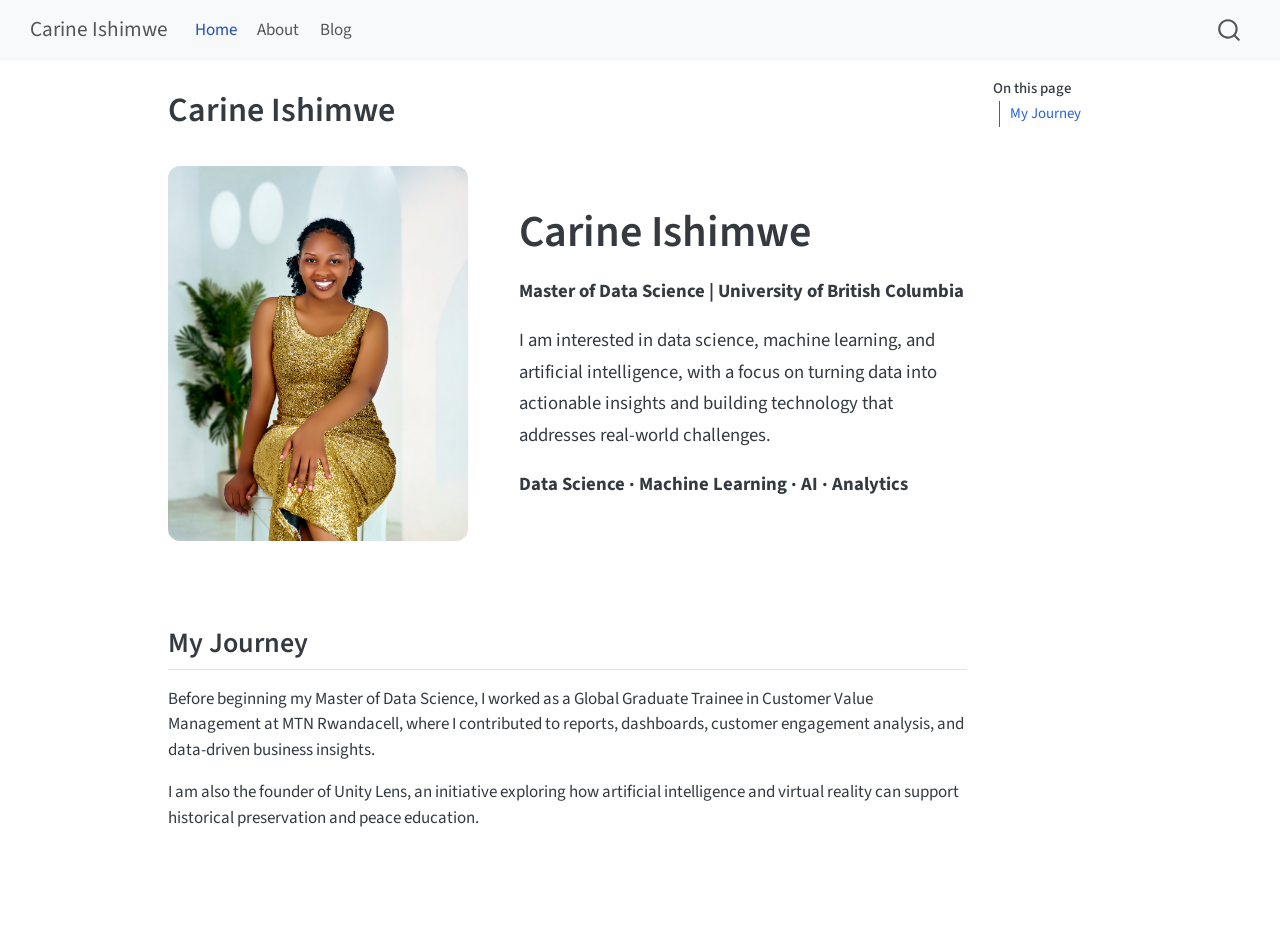
<file: docs/index.html>
<!DOCTYPE html>
<html xmlns="http://www.w3.org/1999/xhtml" lang="en" xml:lang="en"><head>

<meta charset="utf-8">
<meta name="generator" content="quarto-1.10.18">

<meta name="viewport" content="width=device-width, initial-scale=1.0, user-scalable=yes">


<title>Carine Ishimwe</title>
<style>
/* Default styles provided by pandoc.
** See https://pandoc.org/MANUAL.html#variables-for-html for config info.
*/
span.smallcaps{font-variant: small-caps;}
div.columns{display: flex; gap: 1.5em;}
div.column{flex: auto;}
@media screen {
div.columns{gap: min(4vw, 1.5em);}
div.column{overflow-x: auto;}
}
div.hanging-indent{margin-left: 1.5em; text-indent: -1.5em;}
ul.task-list{list-style: none;}
ul.task-list li input[type="checkbox"] {
  width: 0.8em;
  margin: 0 0.8em 0.2em -1em; /* quarto-specific, see https://github.com/quarto-dev/quarto-cli/issues/4556 */ 
  vertical-align: middle;
}
</style>


<script src="site_libs/quarto-nav/quarto-nav.js"></script>
<script src="site_libs/quarto-nav/headroom.min.js"></script>
<script src="site_libs/clipboard/clipboard.min.js"></script>
<script src="site_libs/quarto-search/autocomplete.umd.js"></script>
<script src="site_libs/quarto-search/fuse.min.js"></script>
<script src="site_libs/quarto-search/quarto-search.js"></script>
<meta name="quarto:offset" content="./">
<script src="site_libs/quarto-html/quarto.js" type="module"></script>
<script src="site_libs/quarto-html/tabsets/tabsets.js" type="module"></script>
<script src="site_libs/quarto-html/popper.min.js"></script>
<script src="site_libs/quarto-html/tippy.umd.min.js"></script>
<script src="site_libs/quarto-html/anchor.min.js"></script>
<link href="site_libs/quarto-html/tippy.css" rel="stylesheet">
<link href="site_libs/quarto-html/quarto-syntax-highlighting-64a204ab8560d761af7679ceaba22944.css" rel="stylesheet" id="quarto-text-highlighting-styles">
<script src="site_libs/bootstrap/bootstrap.min.js"></script>
<link href="site_libs/bootstrap/bootstrap-icons.css" rel="stylesheet">
<link href="site_libs/bootstrap/bootstrap-445b8638c3d06994fee0907d791121c4.min.css" rel="stylesheet" append-hash="true" id="quarto-bootstrap" data-mode="light">
<script id="quarto-search-options" type="application/json">{
  "location": "navbar",
  "copy-button": false,
  "collapse-after": 3,
  "panel-placement": "end",
  "type": "overlay",
  "limit": 50,
  "keyboard-shortcut": [
    "f",
    "/",
    "s"
  ],
  "show-item-context": false,
  "language": {
    "search-no-results-text": "No results",
    "search-matching-documents-text": "matching documents",
    "search-copy-link-title": "Copy link to search",
    "search-hide-matches-text": "Hide additional matches",
    "search-more-match-text": "more match in this document",
    "search-more-matches-text": "more matches in this document",
    "search-clear-button-title": "Clear",
    "search-text-placeholder": "",
    "search-detached-cancel-button-title": "Cancel",
    "search-submit-button-title": "Submit",
    "search-label": "Search"
  }
}</script>


<link rel="stylesheet" href="styles.css">
</head>

<body class="nav-fixed quarto-light">

<div id="quarto-search-results"></div>
  <header id="quarto-header" class="headroom fixed-top">
    <nav class="navbar navbar-expand-lg " data-bs-theme="dark">
      <div class="navbar-container container-fluid">
      <div class="navbar-brand-container mx-auto">
    <a class="navbar-brand" href="./index.html">
    <span class="navbar-title">Carine Ishimwe</span>
    </a>
  </div>
            <div id="quarto-search" class="" title="Search"></div>
          <button class="navbar-toggler" type="button" data-bs-toggle="collapse" data-bs-target="#navbarCollapse" aria-controls="navbarCollapse" role="menu" aria-expanded="false" aria-label="Toggle navigation" onclick="if (window.quartoToggleHeadroom) { window.quartoToggleHeadroom(); }">
  <span class="navbar-toggler-icon"></span>
</button>
          <div class="collapse navbar-collapse" id="navbarCollapse">
            <ul class="navbar-nav navbar-nav-scroll me-auto">
  <li class="nav-item">
    <a class="nav-link active" href="./index.html" aria-current="page"> 
<span class="menu-text">Home</span></a>
  </li>  
  <li class="nav-item">
    <a class="nav-link" href="./about.html"> 
<span class="menu-text">About</span></a>
  </li>  
  <li class="nav-item">
    <a class="nav-link" href="./blog.html"> 
<span class="menu-text">Blog</span></a>
  </li>  
</ul>
          </div> <!-- /navcollapse -->
            <div class="quarto-navbar-tools">
</div>
      </div> <!-- /container-fluid -->
    </nav>
</header>
<!-- content -->
<div id="quarto-content" class="quarto-container page-columns page-rows-contents page-layout-article page-navbar">
<!-- sidebar -->
<!-- margin-sidebar -->
    <div id="quarto-margin-sidebar" class="sidebar margin-sidebar">
        <nav id="TOC" role="doc-toc" class="toc-active">
    <h2 id="toc-title">On this page</h2>
   
  <ul>
  <li><a href="#my-journey" id="toc-my-journey" class="nav-link active" data-scroll-target="#my-journey">My Journey</a></li>
  </ul>
</nav>
    </div>
<!-- main -->
<main class="content" id="quarto-document-content">

<header id="title-block-header" class="quarto-title-block default">
<div class="quarto-title">
<h1 class="title">Carine Ishimwe</h1>
</div>



<div class="quarto-title-meta">

    
  
    
  </div>
  


</header>


<div class="hero">
<div class="hero-image">
<p><img src="images/carine-photo.jpeg" class="img-fluid"></p>
</div>
<section id="carine-ishimwe" class="level1 hero-text">
<h1>Carine Ishimwe</h1>
<p><strong>Master of Data Science | University of British Columbia</strong></p>
<p>I am interested in data science, machine learning, and artificial intelligence, with a focus on turning data into actionable insights and building technology that addresses real-world challenges.</p>
<p><strong>Data Science · Machine Learning · AI · Analytics</strong></p>
</section>
</div>
<section id="my-journey" class="level2">
<h2 class="anchored" data-anchor-id="my-journey">My Journey</h2>
<p>Before beginning my Master of Data Science, I worked as a Global Graduate Trainee in Customer Value Management at MTN Rwandacell, where I contributed to reports, dashboards, customer engagement analysis, and data-driven business insights.</p>
<p>I am also the founder of Unity Lens, an initiative exploring how artificial intelligence and virtual reality can support historical preservation and peace education.</p>


</section>

</main> <!-- /main -->
<script id="quarto-html-after-body" type="application/javascript">
  window.document.addEventListener("DOMContentLoaded", function (event) {
    const icon = "";
    const anchorJS = new window.AnchorJS();
    anchorJS.options = {
      placement: 'right',
      icon: icon
    };
    anchorJS.add('.anchored');
    const isCodeAnnotation = (el) => {
      for (const clz of el.classList) {
        if (clz.startsWith('code-annotation-')) {                     
          return true;
        }
      }
      return false;
    }
    const onCopySuccess = function(e) {
      // button target
      const button = e.trigger;
      // don't keep focus
      button.blur();
      // flash "checked"
      button.classList.add('code-copy-button-checked');
      var currentTitle = button.getAttribute("title");
      button.setAttribute("title", "Copied!");
      let tooltip;
      if (window.bootstrap) {
        button.setAttribute("data-bs-toggle", "tooltip");
        button.setAttribute("data-bs-placement", "left");
        button.setAttribute("data-bs-title", "Copied!");
        tooltip = new bootstrap.Tooltip(button, 
          { trigger: "manual", 
            customClass: "code-copy-button-tooltip",
            offset: [0, -8]});
        tooltip.show();    
      }
      setTimeout(function() {
        if (tooltip) {
          tooltip.hide();
          button.removeAttribute("data-bs-title");
          button.removeAttribute("data-bs-toggle");
          button.removeAttribute("data-bs-placement");
        }
        button.setAttribute("title", currentTitle);
        button.classList.remove('code-copy-button-checked');
      }, 1000);
      // clear code selection
      e.clearSelection();
    }
    const getTextToCopy = function(trigger) {
      const outerScaffold = trigger.parentElement.cloneNode(true);
      const codeEl = outerScaffold.querySelector('code');
      for (const childEl of codeEl.children) {
        if (isCodeAnnotation(childEl)) {
          childEl.remove();
        }
      }
      return codeEl.innerText;
    }
    const clipboard = new window.ClipboardJS('.code-copy-button:not([data-in-quarto-modal])', {
      text: getTextToCopy
    });
    clipboard.on('success', onCopySuccess);
    if (window.document.getElementById('quarto-embedded-source-code-modal')) {
      const clipboardModal = new window.ClipboardJS('.code-copy-button[data-in-quarto-modal]', {
        text: getTextToCopy,
        container: window.document.getElementById('quarto-embedded-source-code-modal')
      });
      clipboardModal.on('success', onCopySuccess);
    }
      var localhostRegex = new RegExp(/^(?:http|https):\/\/localhost\:?[0-9]*\//);
      var mailtoRegex = new RegExp(/^mailto:/);
        var filterRegex = new RegExp('/' + window.location.host + '/');
      var isInternal = (href) => {
          return filterRegex.test(href) || localhostRegex.test(href) || mailtoRegex.test(href);
      }
      // Inspect non-navigation links and adorn them if external
     var links = window.document.querySelectorAll('a[href]:not(.nav-link):not(.navbar-brand):not(.toc-action):not(.sidebar-link):not(.sidebar-item-toggle):not(.pagination-link):not(.no-external):not([aria-hidden]):not(.dropdown-item):not(.quarto-navigation-tool):not(.about-link)');
      for (var i=0; i<links.length; i++) {
        const link = links[i];
        if (!isInternal(link.href)) {
          // undo the damage that might have been done by quarto-nav.js in the case of
          // links that we want to consider external
          if (link.dataset.originalHref !== undefined) {
            link.href = link.dataset.originalHref;
          }
        }
      }
    function tippyHover(el, contentFn, onTriggerFn, onUntriggerFn) {
      const config = {
        allowHTML: true,
        maxWidth: 500,
        delay: 100,
        arrow: false,
        appendTo: function(el) {
            return el.parentElement;
        },
        interactive: true,
        interactiveBorder: 10,
        theme: 'quarto',
        placement: 'bottom-start',
      };
      if (contentFn) {
        config.content = contentFn;
      }
      if (onTriggerFn) {
        config.onTrigger = onTriggerFn;
      }
      if (onUntriggerFn) {
        config.onUntrigger = onUntriggerFn;
      }
      window.tippy(el, config); 
    }
    const noterefs = window.document.querySelectorAll('a[role="doc-noteref"]');
    for (var i=0; i<noterefs.length; i++) {
      const ref = noterefs[i];
      tippyHover(ref, function() {
        // use id or data attribute instead here
        let href = ref.getAttribute('data-footnote-href') || ref.getAttribute('href');
        try { href = new URL(href).hash; } catch {}
        const id = href.replace(/^#\/?/, "");
        const note = window.document.getElementById(id);
        if (note) {
          return note.innerHTML;
        } else {
          return "";
        }
      });
    }
    const xrefs = window.document.querySelectorAll('a.quarto-xref');
    const processXRef = (id, note) => {
      // Strip column container classes
      const stripColumnClz = (el) => {
        el.classList.remove("page-full", "page-columns");
        if (el.children) {
          for (const child of el.children) {
            stripColumnClz(child);
          }
        }
      }
      stripColumnClz(note)
      if (id === null || id.startsWith('sec-')) {
        // Special case sections, only their first couple elements
        const container = document.createElement("div");
        if (note.children && note.children.length > 2) {
          container.appendChild(note.children[0].cloneNode(true));
          for (let i = 1; i < note.children.length; i++) {
            const child = note.children[i];
            if (child.tagName === "P" && child.innerText === "") {
              continue;
            } else {
              container.appendChild(child.cloneNode(true));
              break;
            }
          }
          if (window.Quarto?.typesetMath) {
            window.Quarto.typesetMath(container);
          }
          return container.innerHTML
        } else {
          if (window.Quarto?.typesetMath) {
            window.Quarto.typesetMath(note);
          }
          return note.innerHTML;
        }
      } else {
        // Remove any anchor links if they are present
        const anchorLink = note.querySelector('a.anchorjs-link');
        if (anchorLink) {
          anchorLink.remove();
        }
        if (window.Quarto?.typesetMath) {
          window.Quarto.typesetMath(note);
        }
        if (note.classList.contains("callout")) {
          return note.outerHTML;
        } else {
          return note.innerHTML;
        }
      }
    }
    for (var i=0; i<xrefs.length; i++) {
      const xref = xrefs[i];
      tippyHover(xref, undefined, function(instance) {
        instance.disable();
        let url = xref.getAttribute('href');
        let hash = undefined; 
        if (url.startsWith('#')) {
          hash = url;
        } else {
          try { hash = new URL(url).hash; } catch {}
        }
        if (hash) {
          const id = hash.replace(/^#\/?/, "");
          const note = window.document.getElementById(id);
          if (note !== null) {
            try {
              const html = processXRef(id, note.cloneNode(true));
              instance.setContent(html);
            } finally {
              instance.enable();
              instance.show();
            }
          } else {
            // See if we can fetch this
            fetch(url.split('#')[0])
            .then(res => res.text())
            .then(html => {
              const parser = new DOMParser();
              const htmlDoc = parser.parseFromString(html, "text/html");
              const note = htmlDoc.getElementById(id);
              if (note !== null) {
                const html = processXRef(id, note);
                instance.setContent(html);
              } 
            }).finally(() => {
              instance.enable();
              instance.show();
            });
          }
        } else {
          // See if we can fetch a full url (with no hash to target)
          // This is a special case and we should probably do some content thinning / targeting
          fetch(url)
          .then(res => res.text())
          .then(html => {
            const parser = new DOMParser();
            const htmlDoc = parser.parseFromString(html, "text/html");
            const note = htmlDoc.querySelector('main.content');
            if (note !== null) {
              // This should only happen for chapter cross references
              // (since there is no id in the URL)
              // remove the first header
              if (note.children.length > 0 && note.children[0].tagName === "HEADER") {
                note.children[0].remove();
              }
              const html = processXRef(null, note);
              instance.setContent(html);
            } 
          }).finally(() => {
            instance.enable();
            instance.show();
          });
        }
      }, function(instance) {
      });
    }
        let selectedAnnoteEl;
        const selectorForAnnotation = ( cell, annotation) => {
          let cellAttr = 'data-code-cell="' + cell + '"';
          let lineAttr = 'data-code-annotation="' +  annotation + '"';
          const selector = 'span[' + cellAttr + '][' + lineAttr + ']';
          return selector;
        }
        const selectCodeLines = (annoteEl) => {
          const doc = window.document;
          const targetCell = annoteEl.getAttribute("data-target-cell");
          const targetAnnotation = annoteEl.getAttribute("data-target-annotation");
          const annoteSpan = window.document.querySelector(selectorForAnnotation(targetCell, targetAnnotation));
          const lines = annoteSpan.getAttribute("data-code-lines").split(",");
          const lineIds = lines.map((line) => {
            return targetCell + "-" + line;
          })
          let top = null;
          let height = null;
          let parent = null;
          if (lineIds.length > 0) {
              //compute the position of the single el (top and bottom and make a div)
              const el = window.document.getElementById(lineIds[0]);
              top = el.offsetTop;
              height = el.offsetHeight;
              parent = el.parentElement.parentElement;
            if (lineIds.length > 1) {
              const lastEl = window.document.getElementById(lineIds[lineIds.length - 1]);
              const bottom = lastEl.offsetTop + lastEl.offsetHeight;
              height = bottom - top;
            }
            if (top !== null && height !== null && parent !== null) {
              // cook up a div (if necessary) and position it 
              let div = window.document.getElementById("code-annotation-line-highlight");
              if (div === null) {
                div = window.document.createElement("div");
                div.setAttribute("id", "code-annotation-line-highlight");
                div.style.position = 'absolute';
                parent.appendChild(div);
              }
              div.style.top = top - 2 + "px";
              div.style.height = height + 4 + "px";
              div.style.left = 0;
              let gutterDiv = window.document.getElementById("code-annotation-line-highlight-gutter");
              if (gutterDiv === null) {
                gutterDiv = window.document.createElement("div");
                gutterDiv.setAttribute("id", "code-annotation-line-highlight-gutter");
                gutterDiv.style.position = 'absolute';
                const codeCell = window.document.getElementById(targetCell);
                const gutter = codeCell.querySelector('.code-annotation-gutter');
                gutter.appendChild(gutterDiv);
              }
              gutterDiv.style.top = top - 2 + "px";
              gutterDiv.style.height = height + 4 + "px";
            }
            selectedAnnoteEl = annoteEl;
          }
        };
        const unselectCodeLines = () => {
          const elementsIds = ["code-annotation-line-highlight", "code-annotation-line-highlight-gutter"];
          elementsIds.forEach((elId) => {
            const div = window.document.getElementById(elId);
            if (div) {
              div.remove();
            }
          });
          selectedAnnoteEl = undefined;
        };
          // Handle positioning of the toggle
      window.addEventListener(
        "resize",
        throttle(() => {
          elRect = undefined;
          if (selectedAnnoteEl) {
            selectCodeLines(selectedAnnoteEl);
          }
        }, 10)
      );
      function throttle(fn, ms) {
      let throttle = false;
      let timer;
        return (...args) => {
          if(!throttle) { // first call gets through
              fn.apply(this, args);
              throttle = true;
          } else { // all the others get throttled
              if(timer) clearTimeout(timer); // cancel #2
              timer = setTimeout(() => {
                fn.apply(this, args);
                timer = throttle = false;
              }, ms);
          }
        };
      }
        // Attach click handler to the DT
        const annoteDls = window.document.querySelectorAll('dt[data-target-cell]');
        for (const annoteDlNode of annoteDls) {
          annoteDlNode.addEventListener('click', (event) => {
            const clickedEl = event.target;
            if (clickedEl !== selectedAnnoteEl) {
              unselectCodeLines();
              const activeEl = window.document.querySelector('dt[data-target-cell].code-annotation-active');
              if (activeEl) {
                activeEl.classList.remove('code-annotation-active');
              }
              selectCodeLines(clickedEl);
              clickedEl.classList.add('code-annotation-active');
            } else {
              // Unselect the line
              unselectCodeLines();
              clickedEl.classList.remove('code-annotation-active');
            }
          });
        }
    const findCites = (el) => {
      const parentEl = el.parentElement;
      if (parentEl) {
        const cites = parentEl.dataset.cites;
        if (cites) {
          return {
            el,
            cites: cites.split(' ')
          };
        } else {
          return findCites(el.parentElement)
        }
      } else {
        return undefined;
      }
    };
    var bibliorefs = window.document.querySelectorAll('a[role="doc-biblioref"]');
    for (var i=0; i<bibliorefs.length; i++) {
      const ref = bibliorefs[i];
      const citeInfo = findCites(ref);
      if (citeInfo) {
        tippyHover(citeInfo.el, function() {
          var popup = window.document.createElement('div');
          citeInfo.cites.forEach(function(cite) {
            var citeDiv = window.document.createElement('div');
            citeDiv.classList.add('hanging-indent');
            citeDiv.classList.add('csl-entry');
            var biblioDiv = window.document.getElementById('ref-' + cite);
            if (biblioDiv) {
              citeDiv.innerHTML = biblioDiv.innerHTML;
            }
            popup.appendChild(citeDiv);
          });
          return popup.innerHTML;
        });
      }
    }
  });
  </script>
</div> <!-- /content -->




</body></html>
</file>
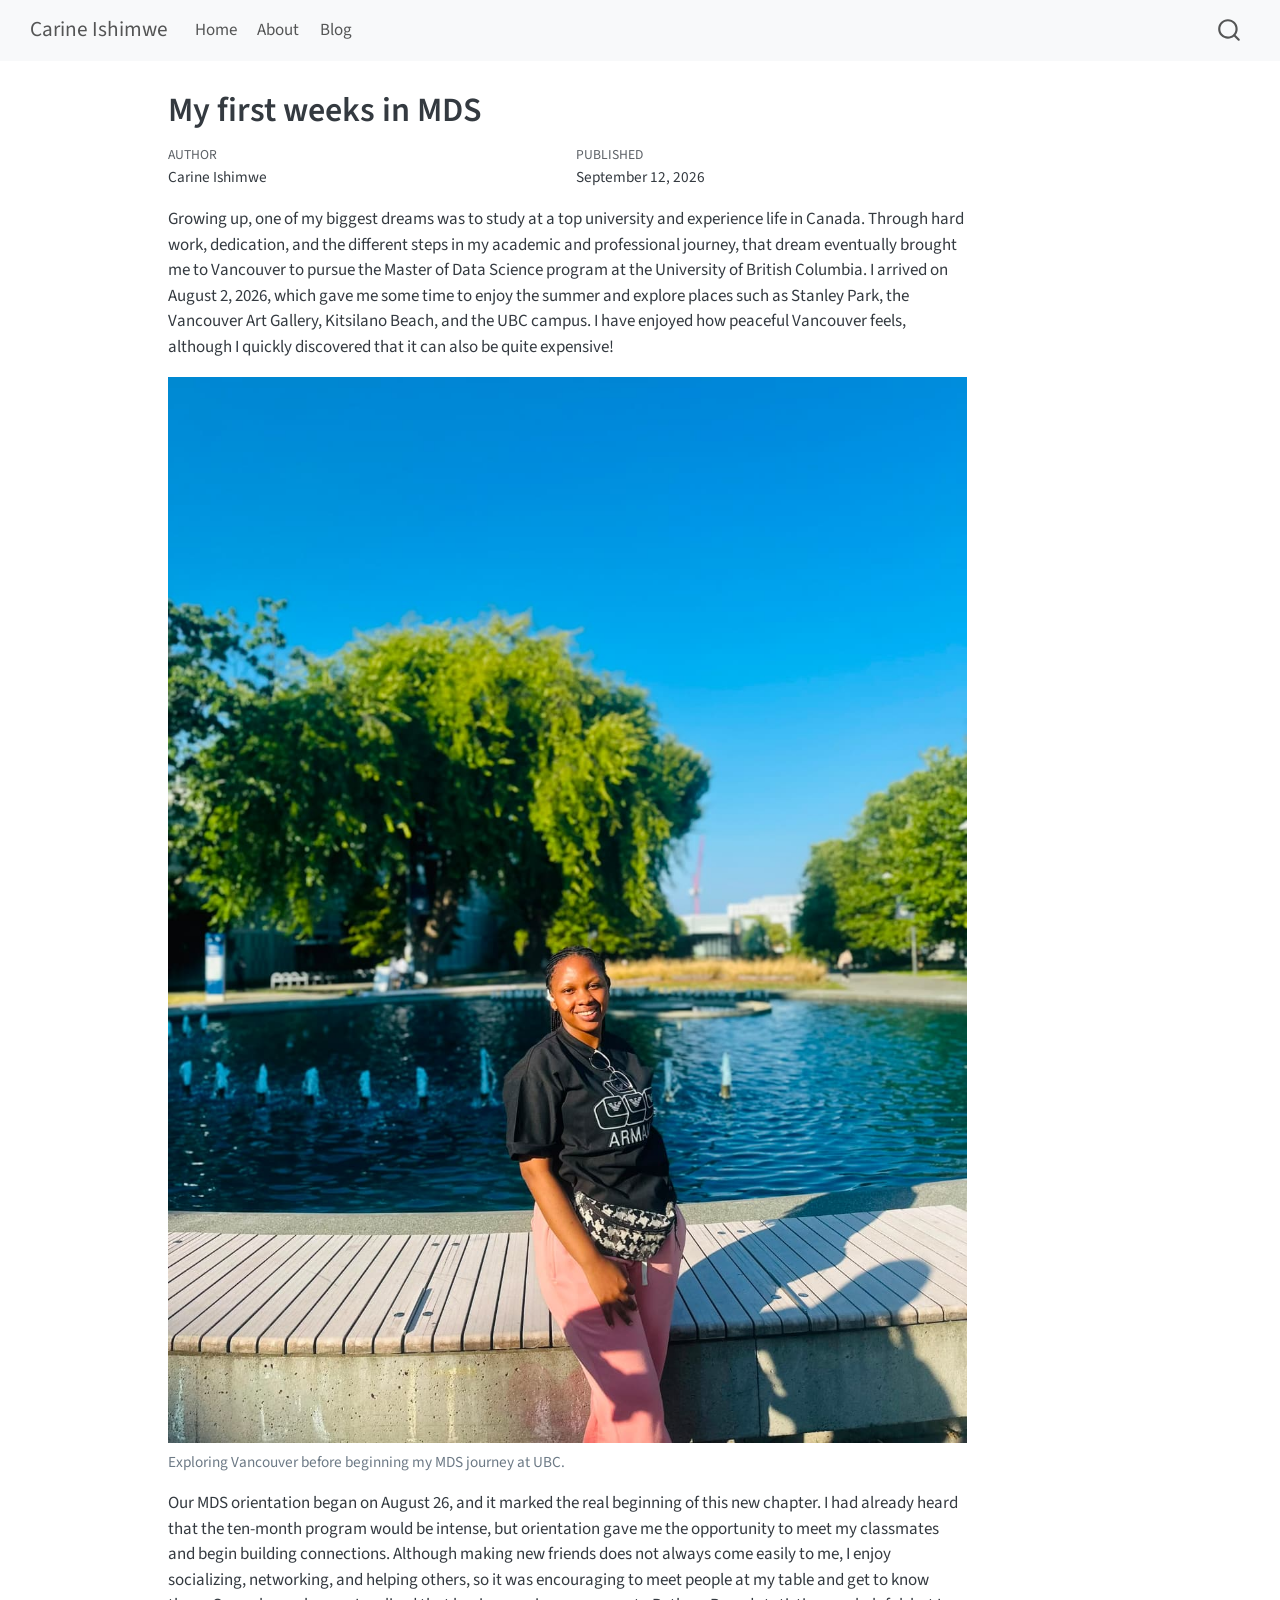
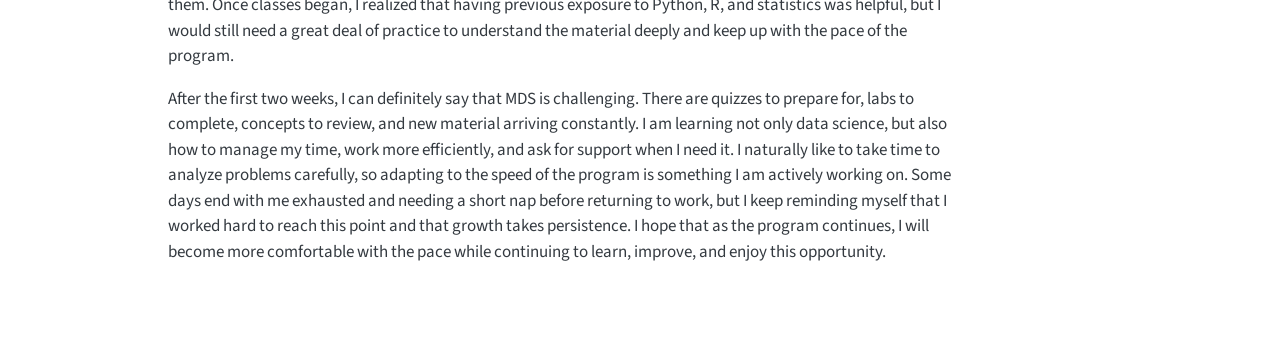
<file: docs/posts/first-weeks/index.html>
<!DOCTYPE html>
<html xmlns="http://www.w3.org/1999/xhtml" lang="en" xml:lang="en"><head>

<meta charset="utf-8">
<meta name="generator" content="quarto-1.10.18">

<meta name="viewport" content="width=device-width, initial-scale=1.0, user-scalable=yes">

<meta name="author" content="Carine Ishimwe">
<meta name="dcterms.date" content="2026-09-12">

<title>My first weeks in MDS – Carine Ishimwe</title>
<style>
/* Default styles provided by pandoc.
** See https://pandoc.org/MANUAL.html#variables-for-html for config info.
*/
span.smallcaps{font-variant: small-caps;}
div.columns{display: flex; gap: 1.5em;}
div.column{flex: auto;}
@media screen {
div.columns{gap: min(4vw, 1.5em);}
div.column{overflow-x: auto;}
}
div.hanging-indent{margin-left: 1.5em; text-indent: -1.5em;}
ul.task-list{list-style: none;}
ul.task-list li input[type="checkbox"] {
  width: 0.8em;
  margin: 0 0.8em 0.2em -1em; /* quarto-specific, see https://github.com/quarto-dev/quarto-cli/issues/4556 */ 
  vertical-align: middle;
}
</style>


<script src="../../site_libs/quarto-nav/quarto-nav.js"></script>
<script src="../../site_libs/quarto-nav/headroom.min.js"></script>
<script src="../../site_libs/clipboard/clipboard.min.js"></script>
<script src="../../site_libs/quarto-search/autocomplete.umd.js"></script>
<script src="../../site_libs/quarto-search/fuse.min.js"></script>
<script src="../../site_libs/quarto-search/quarto-search.js"></script>
<meta name="quarto:offset" content="../../">
<script src="../../site_libs/quarto-html/quarto.js" type="module"></script>
<script src="../../site_libs/quarto-html/tabsets/tabsets.js" type="module"></script>
<script src="../../site_libs/quarto-html/popper.min.js"></script>
<script src="../../site_libs/quarto-html/tippy.umd.min.js"></script>
<script src="../../site_libs/quarto-html/anchor.min.js"></script>
<link href="../../site_libs/quarto-html/tippy.css" rel="stylesheet">
<link href="../../site_libs/quarto-html/quarto-syntax-highlighting-64a204ab8560d761af7679ceaba22944.css" rel="stylesheet" id="quarto-text-highlighting-styles">
<script src="../../site_libs/bootstrap/bootstrap.min.js"></script>
<link href="../../site_libs/bootstrap/bootstrap-icons.css" rel="stylesheet">
<link href="../../site_libs/bootstrap/bootstrap-445b8638c3d06994fee0907d791121c4.min.css" rel="stylesheet" append-hash="true" id="quarto-bootstrap" data-mode="light">
<script id="quarto-search-options" type="application/json">{
  "location": "navbar",
  "copy-button": false,
  "collapse-after": 3,
  "panel-placement": "end",
  "type": "overlay",
  "limit": 50,
  "keyboard-shortcut": [
    "f",
    "/",
    "s"
  ],
  "show-item-context": false,
  "language": {
    "search-no-results-text": "No results",
    "search-matching-documents-text": "matching documents",
    "search-copy-link-title": "Copy link to search",
    "search-hide-matches-text": "Hide additional matches",
    "search-more-match-text": "more match in this document",
    "search-more-matches-text": "more matches in this document",
    "search-clear-button-title": "Clear",
    "search-text-placeholder": "",
    "search-detached-cancel-button-title": "Cancel",
    "search-submit-button-title": "Submit",
    "search-label": "Search"
  }
}</script>


<link rel="stylesheet" href="../../styles.css">
</head>

<body class="nav-fixed quarto-light">

<div id="quarto-search-results"></div>
  <header id="quarto-header" class="headroom fixed-top">
    <nav class="navbar navbar-expand-lg " data-bs-theme="dark">
      <div class="navbar-container container-fluid">
      <div class="navbar-brand-container mx-auto">
    <a class="navbar-brand" href="../../index.html">
    <span class="navbar-title">Carine Ishimwe</span>
    </a>
  </div>
            <div id="quarto-search" class="" title="Search"></div>
          <button class="navbar-toggler" type="button" data-bs-toggle="collapse" data-bs-target="#navbarCollapse" aria-controls="navbarCollapse" role="menu" aria-expanded="false" aria-label="Toggle navigation" onclick="if (window.quartoToggleHeadroom) { window.quartoToggleHeadroom(); }">
  <span class="navbar-toggler-icon"></span>
</button>
          <div class="collapse navbar-collapse" id="navbarCollapse">
            <ul class="navbar-nav navbar-nav-scroll me-auto">
  <li class="nav-item">
    <a class="nav-link" href="../../index.html"> 
<span class="menu-text">Home</span></a>
  </li>  
  <li class="nav-item">
    <a class="nav-link" href="../../about.html"> 
<span class="menu-text">About</span></a>
  </li>  
  <li class="nav-item">
    <a class="nav-link" href="../../blog.html"> 
<span class="menu-text">Blog</span></a>
  </li>  
</ul>
          </div> <!-- /navcollapse -->
            <div class="quarto-navbar-tools">
</div>
      </div> <!-- /container-fluid -->
    </nav>
</header>
<!-- content -->
<div id="quarto-content" class="quarto-container page-columns page-rows-contents page-layout-article page-navbar">
<!-- sidebar -->
<!-- margin-sidebar -->
    <div id="quarto-margin-sidebar" class="sidebar margin-sidebar zindex-bottom">
        
    </div>
<!-- main -->
<main class="content" id="quarto-document-content">

<header id="title-block-header" class="quarto-title-block default">
<div class="quarto-title">
<h1 class="title">My first weeks in MDS</h1>
</div>



<div class="quarto-title-meta">

    <div>
    <div class="quarto-title-meta-heading">Author</div>
    <div class="quarto-title-meta-contents">
             <p>Carine Ishimwe </p>
          </div>
  </div>
    
    <div>
    <div class="quarto-title-meta-heading">Published</div>
    <div class="quarto-title-meta-contents">
      <p class="date">September 12, 2026</p>
    </div>
  </div>
  
    
  </div>
  


</header>


<p>Growing up, one of my biggest dreams was to study at a top university and experience life in Canada. Through hard work, dedication, and the different steps in my academic and professional journey, that dream eventually brought me to Vancouver to pursue the Master of Data Science program at the University of British Columbia. I arrived on August 2, 2026, which gave me some time to enjoy the summer and explore places such as Stanley Park, the Vancouver Art Gallery, Kitsilano Beach, and the UBC campus. I have enjoyed how peaceful Vancouver feels, although I quickly discovered that it can also be quite expensive!</p>
<div class="quarto-figure quarto-figure-center">
<figure class="figure">
<p><img src="vancouver-first-weeks.jpeg" class="img-fluid figure-img"></p>
<figcaption>Exploring Vancouver before beginning my MDS journey at UBC.</figcaption>
</figure>
</div>
<p>Our MDS orientation began on August 26, and it marked the real beginning of this new chapter. I had already heard that the ten-month program would be intense, but orientation gave me the opportunity to meet my classmates and begin building connections. Although making new friends does not always come easily to me, I enjoy socializing, networking, and helping others, so it was encouraging to meet people at my table and get to know them. Once classes began, I realized that having previous exposure to Python, R, and statistics was helpful, but I would still need a great deal of practice to understand the material deeply and keep up with the pace of the program.</p>
<p>After the first two weeks, I can definitely say that MDS is challenging. There are quizzes to prepare for, labs to complete, concepts to review, and new material arriving constantly. I am learning not only data science, but also how to manage my time, work more efficiently, and ask for support when I need it. I naturally like to take time to analyze problems carefully, so adapting to the speed of the program is something I am actively working on. Some days end with me exhausted and needing a short nap before returning to work, but I keep reminding myself that I worked hard to reach this point and that growth takes persistence. I hope that as the program continues, I will become more comfortable with the pace while continuing to learn, improve, and enjoy this opportunity.</p>



</main> <!-- /main -->
<script id="quarto-html-after-body" type="application/javascript">
  window.document.addEventListener("DOMContentLoaded", function (event) {
    const icon = "";
    const anchorJS = new window.AnchorJS();
    anchorJS.options = {
      placement: 'right',
      icon: icon
    };
    anchorJS.add('.anchored');
    const isCodeAnnotation = (el) => {
      for (const clz of el.classList) {
        if (clz.startsWith('code-annotation-')) {                     
          return true;
        }
      }
      return false;
    }
    const onCopySuccess = function(e) {
      // button target
      const button = e.trigger;
      // don't keep focus
      button.blur();
      // flash "checked"
      button.classList.add('code-copy-button-checked');
      var currentTitle = button.getAttribute("title");
      button.setAttribute("title", "Copied!");
      let tooltip;
      if (window.bootstrap) {
        button.setAttribute("data-bs-toggle", "tooltip");
        button.setAttribute("data-bs-placement", "left");
        button.setAttribute("data-bs-title", "Copied!");
        tooltip = new bootstrap.Tooltip(button, 
          { trigger: "manual", 
            customClass: "code-copy-button-tooltip",
            offset: [0, -8]});
        tooltip.show();    
      }
      setTimeout(function() {
        if (tooltip) {
          tooltip.hide();
          button.removeAttribute("data-bs-title");
          button.removeAttribute("data-bs-toggle");
          button.removeAttribute("data-bs-placement");
        }
        button.setAttribute("title", currentTitle);
        button.classList.remove('code-copy-button-checked');
      }, 1000);
      // clear code selection
      e.clearSelection();
    }
    const getTextToCopy = function(trigger) {
      const outerScaffold = trigger.parentElement.cloneNode(true);
      const codeEl = outerScaffold.querySelector('code');
      for (const childEl of codeEl.children) {
        if (isCodeAnnotation(childEl)) {
          childEl.remove();
        }
      }
      return codeEl.innerText;
    }
    const clipboard = new window.ClipboardJS('.code-copy-button:not([data-in-quarto-modal])', {
      text: getTextToCopy
    });
    clipboard.on('success', onCopySuccess);
    if (window.document.getElementById('quarto-embedded-source-code-modal')) {
      const clipboardModal = new window.ClipboardJS('.code-copy-button[data-in-quarto-modal]', {
        text: getTextToCopy,
        container: window.document.getElementById('quarto-embedded-source-code-modal')
      });
      clipboardModal.on('success', onCopySuccess);
    }
      var localhostRegex = new RegExp(/^(?:http|https):\/\/localhost\:?[0-9]*\//);
      var mailtoRegex = new RegExp(/^mailto:/);
        var filterRegex = new RegExp('/' + window.location.host + '/');
      var isInternal = (href) => {
          return filterRegex.test(href) || localhostRegex.test(href) || mailtoRegex.test(href);
      }
      // Inspect non-navigation links and adorn them if external
     var links = window.document.querySelectorAll('a[href]:not(.nav-link):not(.navbar-brand):not(.toc-action):not(.sidebar-link):not(.sidebar-item-toggle):not(.pagination-link):not(.no-external):not([aria-hidden]):not(.dropdown-item):not(.quarto-navigation-tool):not(.about-link)');
      for (var i=0; i<links.length; i++) {
        const link = links[i];
        if (!isInternal(link.href)) {
          // undo the damage that might have been done by quarto-nav.js in the case of
          // links that we want to consider external
          if (link.dataset.originalHref !== undefined) {
            link.href = link.dataset.originalHref;
          }
        }
      }
    function tippyHover(el, contentFn, onTriggerFn, onUntriggerFn) {
      const config = {
        allowHTML: true,
        maxWidth: 500,
        delay: 100,
        arrow: false,
        appendTo: function(el) {
            return el.parentElement;
        },
        interactive: true,
        interactiveBorder: 10,
        theme: 'quarto',
        placement: 'bottom-start',
      };
      if (contentFn) {
        config.content = contentFn;
      }
      if (onTriggerFn) {
        config.onTrigger = onTriggerFn;
      }
      if (onUntriggerFn) {
        config.onUntrigger = onUntriggerFn;
      }
      window.tippy(el, config); 
    }
    const noterefs = window.document.querySelectorAll('a[role="doc-noteref"]');
    for (var i=0; i<noterefs.length; i++) {
      const ref = noterefs[i];
      tippyHover(ref, function() {
        // use id or data attribute instead here
        let href = ref.getAttribute('data-footnote-href') || ref.getAttribute('href');
        try { href = new URL(href).hash; } catch {}
        const id = href.replace(/^#\/?/, "");
        const note = window.document.getElementById(id);
        if (note) {
          return note.innerHTML;
        } else {
          return "";
        }
      });
    }
    const xrefs = window.document.querySelectorAll('a.quarto-xref');
    const processXRef = (id, note) => {
      // Strip column container classes
      const stripColumnClz = (el) => {
        el.classList.remove("page-full", "page-columns");
        if (el.children) {
          for (const child of el.children) {
            stripColumnClz(child);
          }
        }
      }
      stripColumnClz(note)
      if (id === null || id.startsWith('sec-')) {
        // Special case sections, only their first couple elements
        const container = document.createElement("div");
        if (note.children && note.children.length > 2) {
          container.appendChild(note.children[0].cloneNode(true));
          for (let i = 1; i < note.children.length; i++) {
            const child = note.children[i];
            if (child.tagName === "P" && child.innerText === "") {
              continue;
            } else {
              container.appendChild(child.cloneNode(true));
              break;
            }
          }
          if (window.Quarto?.typesetMath) {
            window.Quarto.typesetMath(container);
          }
          return container.innerHTML
        } else {
          if (window.Quarto?.typesetMath) {
            window.Quarto.typesetMath(note);
          }
          return note.innerHTML;
        }
      } else {
        // Remove any anchor links if they are present
        const anchorLink = note.querySelector('a.anchorjs-link');
        if (anchorLink) {
          anchorLink.remove();
        }
        if (window.Quarto?.typesetMath) {
          window.Quarto.typesetMath(note);
        }
        if (note.classList.contains("callout")) {
          return note.outerHTML;
        } else {
          return note.innerHTML;
        }
      }
    }
    for (var i=0; i<xrefs.length; i++) {
      const xref = xrefs[i];
      tippyHover(xref, undefined, function(instance) {
        instance.disable();
        let url = xref.getAttribute('href');
        let hash = undefined; 
        if (url.startsWith('#')) {
          hash = url;
        } else {
          try { hash = new URL(url).hash; } catch {}
        }
        if (hash) {
          const id = hash.replace(/^#\/?/, "");
          const note = window.document.getElementById(id);
          if (note !== null) {
            try {
              const html = processXRef(id, note.cloneNode(true));
              instance.setContent(html);
            } finally {
              instance.enable();
              instance.show();
            }
          } else {
            // See if we can fetch this
            fetch(url.split('#')[0])
            .then(res => res.text())
            .then(html => {
              const parser = new DOMParser();
              const htmlDoc = parser.parseFromString(html, "text/html");
              const note = htmlDoc.getElementById(id);
              if (note !== null) {
                const html = processXRef(id, note);
                instance.setContent(html);
              } 
            }).finally(() => {
              instance.enable();
              instance.show();
            });
          }
        } else {
          // See if we can fetch a full url (with no hash to target)
          // This is a special case and we should probably do some content thinning / targeting
          fetch(url)
          .then(res => res.text())
          .then(html => {
            const parser = new DOMParser();
            const htmlDoc = parser.parseFromString(html, "text/html");
            const note = htmlDoc.querySelector('main.content');
            if (note !== null) {
              // This should only happen for chapter cross references
              // (since there is no id in the URL)
              // remove the first header
              if (note.children.length > 0 && note.children[0].tagName === "HEADER") {
                note.children[0].remove();
              }
              const html = processXRef(null, note);
              instance.setContent(html);
            } 
          }).finally(() => {
            instance.enable();
            instance.show();
          });
        }
      }, function(instance) {
      });
    }
        let selectedAnnoteEl;
        const selectorForAnnotation = ( cell, annotation) => {
          let cellAttr = 'data-code-cell="' + cell + '"';
          let lineAttr = 'data-code-annotation="' +  annotation + '"';
          const selector = 'span[' + cellAttr + '][' + lineAttr + ']';
          return selector;
        }
        const selectCodeLines = (annoteEl) => {
          const doc = window.document;
          const targetCell = annoteEl.getAttribute("data-target-cell");
          const targetAnnotation = annoteEl.getAttribute("data-target-annotation");
          const annoteSpan = window.document.querySelector(selectorForAnnotation(targetCell, targetAnnotation));
          const lines = annoteSpan.getAttribute("data-code-lines").split(",");
          const lineIds = lines.map((line) => {
            return targetCell + "-" + line;
          })
          let top = null;
          let height = null;
          let parent = null;
          if (lineIds.length > 0) {
              //compute the position of the single el (top and bottom and make a div)
              const el = window.document.getElementById(lineIds[0]);
              top = el.offsetTop;
              height = el.offsetHeight;
              parent = el.parentElement.parentElement;
            if (lineIds.length > 1) {
              const lastEl = window.document.getElementById(lineIds[lineIds.length - 1]);
              const bottom = lastEl.offsetTop + lastEl.offsetHeight;
              height = bottom - top;
            }
            if (top !== null && height !== null && parent !== null) {
              // cook up a div (if necessary) and position it 
              let div = window.document.getElementById("code-annotation-line-highlight");
              if (div === null) {
                div = window.document.createElement("div");
                div.setAttribute("id", "code-annotation-line-highlight");
                div.style.position = 'absolute';
                parent.appendChild(div);
              }
              div.style.top = top - 2 + "px";
              div.style.height = height + 4 + "px";
              div.style.left = 0;
              let gutterDiv = window.document.getElementById("code-annotation-line-highlight-gutter");
              if (gutterDiv === null) {
                gutterDiv = window.document.createElement("div");
                gutterDiv.setAttribute("id", "code-annotation-line-highlight-gutter");
                gutterDiv.style.position = 'absolute';
                const codeCell = window.document.getElementById(targetCell);
                const gutter = codeCell.querySelector('.code-annotation-gutter');
                gutter.appendChild(gutterDiv);
              }
              gutterDiv.style.top = top - 2 + "px";
              gutterDiv.style.height = height + 4 + "px";
            }
            selectedAnnoteEl = annoteEl;
          }
        };
        const unselectCodeLines = () => {
          const elementsIds = ["code-annotation-line-highlight", "code-annotation-line-highlight-gutter"];
          elementsIds.forEach((elId) => {
            const div = window.document.getElementById(elId);
            if (div) {
              div.remove();
            }
          });
          selectedAnnoteEl = undefined;
        };
          // Handle positioning of the toggle
      window.addEventListener(
        "resize",
        throttle(() => {
          elRect = undefined;
          if (selectedAnnoteEl) {
            selectCodeLines(selectedAnnoteEl);
          }
        }, 10)
      );
      function throttle(fn, ms) {
      let throttle = false;
      let timer;
        return (...args) => {
          if(!throttle) { // first call gets through
              fn.apply(this, args);
              throttle = true;
          } else { // all the others get throttled
              if(timer) clearTimeout(timer); // cancel #2
              timer = setTimeout(() => {
                fn.apply(this, args);
                timer = throttle = false;
              }, ms);
          }
        };
      }
        // Attach click handler to the DT
        const annoteDls = window.document.querySelectorAll('dt[data-target-cell]');
        for (const annoteDlNode of annoteDls) {
          annoteDlNode.addEventListener('click', (event) => {
            const clickedEl = event.target;
            if (clickedEl !== selectedAnnoteEl) {
              unselectCodeLines();
              const activeEl = window.document.querySelector('dt[data-target-cell].code-annotation-active');
              if (activeEl) {
                activeEl.classList.remove('code-annotation-active');
              }
              selectCodeLines(clickedEl);
              clickedEl.classList.add('code-annotation-active');
            } else {
              // Unselect the line
              unselectCodeLines();
              clickedEl.classList.remove('code-annotation-active');
            }
          });
        }
    const findCites = (el) => {
      const parentEl = el.parentElement;
      if (parentEl) {
        const cites = parentEl.dataset.cites;
        if (cites) {
          return {
            el,
            cites: cites.split(' ')
          };
        } else {
          return findCites(el.parentElement)
        }
      } else {
        return undefined;
      }
    };
    var bibliorefs = window.document.querySelectorAll('a[role="doc-biblioref"]');
    for (var i=0; i<bibliorefs.length; i++) {
      const ref = bibliorefs[i];
      const citeInfo = findCites(ref);
      if (citeInfo) {
        tippyHover(citeInfo.el, function() {
          var popup = window.document.createElement('div');
          citeInfo.cites.forEach(function(cite) {
            var citeDiv = window.document.createElement('div');
            citeDiv.classList.add('hanging-indent');
            citeDiv.classList.add('csl-entry');
            var biblioDiv = window.document.getElementById('ref-' + cite);
            if (biblioDiv) {
              citeDiv.innerHTML = biblioDiv.innerHTML;
            }
            popup.appendChild(citeDiv);
          });
          return popup.innerHTML;
        });
      }
    }
  });
  </script>
</div> <!-- /content -->




</body></html>
</file>
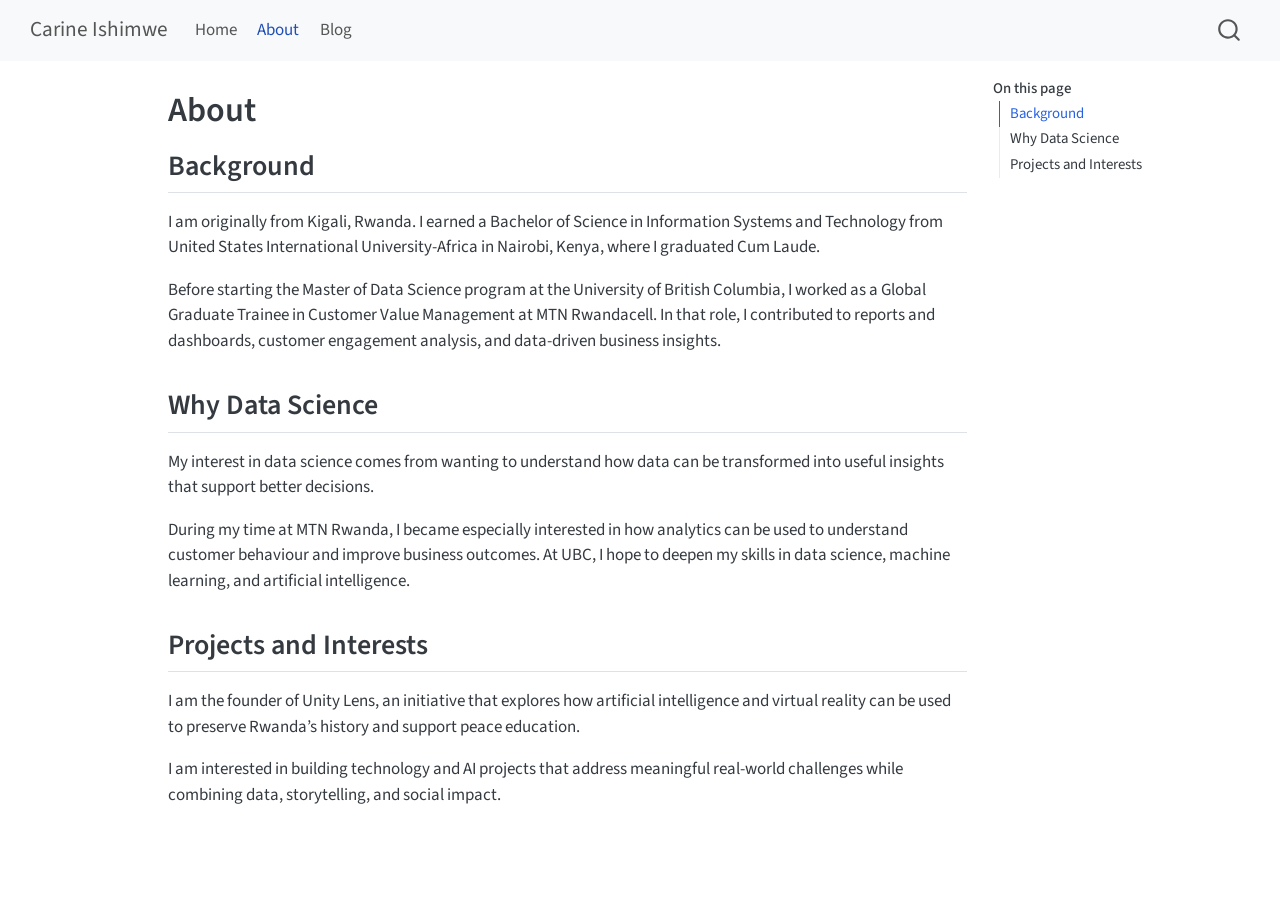
<file: docs/about.html>
<!DOCTYPE html>
<html xmlns="http://www.w3.org/1999/xhtml" lang="en" xml:lang="en"><head>

<meta charset="utf-8">
<meta name="generator" content="quarto-1.10.18">

<meta name="viewport" content="width=device-width, initial-scale=1.0, user-scalable=yes">


<title>About – Carine Ishimwe</title>
<style>
/* Default styles provided by pandoc.
** See https://pandoc.org/MANUAL.html#variables-for-html for config info.
*/
span.smallcaps{font-variant: small-caps;}
div.columns{display: flex; gap: 1.5em;}
div.column{flex: auto;}
@media screen {
div.columns{gap: min(4vw, 1.5em);}
div.column{overflow-x: auto;}
}
div.hanging-indent{margin-left: 1.5em; text-indent: -1.5em;}
ul.task-list{list-style: none;}
ul.task-list li input[type="checkbox"] {
  width: 0.8em;
  margin: 0 0.8em 0.2em -1em; /* quarto-specific, see https://github.com/quarto-dev/quarto-cli/issues/4556 */ 
  vertical-align: middle;
}
</style>


<script src="site_libs/quarto-nav/quarto-nav.js"></script>
<script src="site_libs/quarto-nav/headroom.min.js"></script>
<script src="site_libs/clipboard/clipboard.min.js"></script>
<script src="site_libs/quarto-search/autocomplete.umd.js"></script>
<script src="site_libs/quarto-search/fuse.min.js"></script>
<script src="site_libs/quarto-search/quarto-search.js"></script>
<meta name="quarto:offset" content="./">
<script src="site_libs/quarto-html/quarto.js" type="module"></script>
<script src="site_libs/quarto-html/tabsets/tabsets.js" type="module"></script>
<script src="site_libs/quarto-html/popper.min.js"></script>
<script src="site_libs/quarto-html/tippy.umd.min.js"></script>
<script src="site_libs/quarto-html/anchor.min.js"></script>
<link href="site_libs/quarto-html/tippy.css" rel="stylesheet">
<link href="site_libs/quarto-html/quarto-syntax-highlighting-64a204ab8560d761af7679ceaba22944.css" rel="stylesheet" id="quarto-text-highlighting-styles">
<script src="site_libs/bootstrap/bootstrap.min.js"></script>
<link href="site_libs/bootstrap/bootstrap-icons.css" rel="stylesheet">
<link href="site_libs/bootstrap/bootstrap-445b8638c3d06994fee0907d791121c4.min.css" rel="stylesheet" append-hash="true" id="quarto-bootstrap" data-mode="light">
<script id="quarto-search-options" type="application/json">{
  "location": "navbar",
  "copy-button": false,
  "collapse-after": 3,
  "panel-placement": "end",
  "type": "overlay",
  "limit": 50,
  "keyboard-shortcut": [
    "f",
    "/",
    "s"
  ],
  "show-item-context": false,
  "language": {
    "search-no-results-text": "No results",
    "search-matching-documents-text": "matching documents",
    "search-copy-link-title": "Copy link to search",
    "search-hide-matches-text": "Hide additional matches",
    "search-more-match-text": "more match in this document",
    "search-more-matches-text": "more matches in this document",
    "search-clear-button-title": "Clear",
    "search-text-placeholder": "",
    "search-detached-cancel-button-title": "Cancel",
    "search-submit-button-title": "Submit",
    "search-label": "Search"
  }
}</script>


<link rel="stylesheet" href="styles.css">
</head>

<body class="nav-fixed quarto-light">

<div id="quarto-search-results"></div>
  <header id="quarto-header" class="headroom fixed-top">
    <nav class="navbar navbar-expand-lg " data-bs-theme="dark">
      <div class="navbar-container container-fluid">
      <div class="navbar-brand-container mx-auto">
    <a class="navbar-brand" href="./index.html">
    <span class="navbar-title">Carine Ishimwe</span>
    </a>
  </div>
            <div id="quarto-search" class="" title="Search"></div>
          <button class="navbar-toggler" type="button" data-bs-toggle="collapse" data-bs-target="#navbarCollapse" aria-controls="navbarCollapse" role="menu" aria-expanded="false" aria-label="Toggle navigation" onclick="if (window.quartoToggleHeadroom) { window.quartoToggleHeadroom(); }">
  <span class="navbar-toggler-icon"></span>
</button>
          <div class="collapse navbar-collapse" id="navbarCollapse">
            <ul class="navbar-nav navbar-nav-scroll me-auto">
  <li class="nav-item">
    <a class="nav-link" href="./index.html"> 
<span class="menu-text">Home</span></a>
  </li>  
  <li class="nav-item">
    <a class="nav-link active" href="./about.html" aria-current="page"> 
<span class="menu-text">About</span></a>
  </li>  
  <li class="nav-item">
    <a class="nav-link" href="./blog.html"> 
<span class="menu-text">Blog</span></a>
  </li>  
</ul>
          </div> <!-- /navcollapse -->
            <div class="quarto-navbar-tools">
</div>
      </div> <!-- /container-fluid -->
    </nav>
</header>
<!-- content -->
<div id="quarto-content" class="quarto-container page-columns page-rows-contents page-layout-article page-navbar">
<!-- sidebar -->
<!-- margin-sidebar -->
    <div id="quarto-margin-sidebar" class="sidebar margin-sidebar">
        <nav id="TOC" role="doc-toc" class="toc-active">
    <h2 id="toc-title">On this page</h2>
   
  <ul>
  <li><a href="#background" id="toc-background" class="nav-link active" data-scroll-target="#background">Background</a></li>
  <li><a href="#why-data-science" id="toc-why-data-science" class="nav-link" data-scroll-target="#why-data-science">Why Data Science</a></li>
  <li><a href="#projects-and-interests" id="toc-projects-and-interests" class="nav-link" data-scroll-target="#projects-and-interests">Projects and Interests</a></li>
  </ul>
</nav>
    </div>
<!-- main -->
<main class="content" id="quarto-document-content">

<header id="title-block-header" class="quarto-title-block default">
<div class="quarto-title">
<h1 class="title">About</h1>
</div>



<div class="quarto-title-meta">

    
  
    
  </div>
  


</header>


<section id="background" class="level2">
<h2 class="anchored" data-anchor-id="background">Background</h2>
<p>I am originally from Kigali, Rwanda. I earned a Bachelor of Science in Information Systems and Technology from United States International University-Africa in Nairobi, Kenya, where I graduated Cum Laude.</p>
<p>Before starting the Master of Data Science program at the University of British Columbia, I worked as a Global Graduate Trainee in Customer Value Management at MTN Rwandacell. In that role, I contributed to reports and dashboards, customer engagement analysis, and data-driven business insights.</p>
</section>
<section id="why-data-science" class="level2">
<h2 class="anchored" data-anchor-id="why-data-science">Why Data Science</h2>
<p>My interest in data science comes from wanting to understand how data can be transformed into useful insights that support better decisions.</p>
<p>During my time at MTN Rwanda, I became especially interested in how analytics can be used to understand customer behaviour and improve business outcomes. At UBC, I hope to deepen my skills in data science, machine learning, and artificial intelligence.</p>
</section>
<section id="projects-and-interests" class="level2">
<h2 class="anchored" data-anchor-id="projects-and-interests">Projects and Interests</h2>
<p>I am the founder of Unity Lens, an initiative that explores how artificial intelligence and virtual reality can be used to preserve Rwanda’s history and support peace education.</p>
<p>I am interested in building technology and AI projects that address meaningful real-world challenges while combining data, storytelling, and social impact.</p>


</section>

</main> <!-- /main -->
<script id="quarto-html-after-body" type="application/javascript">
  window.document.addEventListener("DOMContentLoaded", function (event) {
    const icon = "";
    const anchorJS = new window.AnchorJS();
    anchorJS.options = {
      placement: 'right',
      icon: icon
    };
    anchorJS.add('.anchored');
    const isCodeAnnotation = (el) => {
      for (const clz of el.classList) {
        if (clz.startsWith('code-annotation-')) {                     
          return true;
        }
      }
      return false;
    }
    const onCopySuccess = function(e) {
      // button target
      const button = e.trigger;
      // don't keep focus
      button.blur();
      // flash "checked"
      button.classList.add('code-copy-button-checked');
      var currentTitle = button.getAttribute("title");
      button.setAttribute("title", "Copied!");
      let tooltip;
      if (window.bootstrap) {
        button.setAttribute("data-bs-toggle", "tooltip");
        button.setAttribute("data-bs-placement", "left");
        button.setAttribute("data-bs-title", "Copied!");
        tooltip = new bootstrap.Tooltip(button, 
          { trigger: "manual", 
            customClass: "code-copy-button-tooltip",
            offset: [0, -8]});
        tooltip.show();    
      }
      setTimeout(function() {
        if (tooltip) {
          tooltip.hide();
          button.removeAttribute("data-bs-title");
          button.removeAttribute("data-bs-toggle");
          button.removeAttribute("data-bs-placement");
        }
        button.setAttribute("title", currentTitle);
        button.classList.remove('code-copy-button-checked');
      }, 1000);
      // clear code selection
      e.clearSelection();
    }
    const getTextToCopy = function(trigger) {
      const outerScaffold = trigger.parentElement.cloneNode(true);
      const codeEl = outerScaffold.querySelector('code');
      for (const childEl of codeEl.children) {
        if (isCodeAnnotation(childEl)) {
          childEl.remove();
        }
      }
      return codeEl.innerText;
    }
    const clipboard = new window.ClipboardJS('.code-copy-button:not([data-in-quarto-modal])', {
      text: getTextToCopy
    });
    clipboard.on('success', onCopySuccess);
    if (window.document.getElementById('quarto-embedded-source-code-modal')) {
      const clipboardModal = new window.ClipboardJS('.code-copy-button[data-in-quarto-modal]', {
        text: getTextToCopy,
        container: window.document.getElementById('quarto-embedded-source-code-modal')
      });
      clipboardModal.on('success', onCopySuccess);
    }
      var localhostRegex = new RegExp(/^(?:http|https):\/\/localhost\:?[0-9]*\//);
      var mailtoRegex = new RegExp(/^mailto:/);
        var filterRegex = new RegExp('/' + window.location.host + '/');
      var isInternal = (href) => {
          return filterRegex.test(href) || localhostRegex.test(href) || mailtoRegex.test(href);
      }
      // Inspect non-navigation links and adorn them if external
     var links = window.document.querySelectorAll('a[href]:not(.nav-link):not(.navbar-brand):not(.toc-action):not(.sidebar-link):not(.sidebar-item-toggle):not(.pagination-link):not(.no-external):not([aria-hidden]):not(.dropdown-item):not(.quarto-navigation-tool):not(.about-link)');
      for (var i=0; i<links.length; i++) {
        const link = links[i];
        if (!isInternal(link.href)) {
          // undo the damage that might have been done by quarto-nav.js in the case of
          // links that we want to consider external
          if (link.dataset.originalHref !== undefined) {
            link.href = link.dataset.originalHref;
          }
        }
      }
    function tippyHover(el, contentFn, onTriggerFn, onUntriggerFn) {
      const config = {
        allowHTML: true,
        maxWidth: 500,
        delay: 100,
        arrow: false,
        appendTo: function(el) {
            return el.parentElement;
        },
        interactive: true,
        interactiveBorder: 10,
        theme: 'quarto',
        placement: 'bottom-start',
      };
      if (contentFn) {
        config.content = contentFn;
      }
      if (onTriggerFn) {
        config.onTrigger = onTriggerFn;
      }
      if (onUntriggerFn) {
        config.onUntrigger = onUntriggerFn;
      }
      window.tippy(el, config); 
    }
    const noterefs = window.document.querySelectorAll('a[role="doc-noteref"]');
    for (var i=0; i<noterefs.length; i++) {
      const ref = noterefs[i];
      tippyHover(ref, function() {
        // use id or data attribute instead here
        let href = ref.getAttribute('data-footnote-href') || ref.getAttribute('href');
        try { href = new URL(href).hash; } catch {}
        const id = href.replace(/^#\/?/, "");
        const note = window.document.getElementById(id);
        if (note) {
          return note.innerHTML;
        } else {
          return "";
        }
      });
    }
    const xrefs = window.document.querySelectorAll('a.quarto-xref');
    const processXRef = (id, note) => {
      // Strip column container classes
      const stripColumnClz = (el) => {
        el.classList.remove("page-full", "page-columns");
        if (el.children) {
          for (const child of el.children) {
            stripColumnClz(child);
          }
        }
      }
      stripColumnClz(note)
      if (id === null || id.startsWith('sec-')) {
        // Special case sections, only their first couple elements
        const container = document.createElement("div");
        if (note.children && note.children.length > 2) {
          container.appendChild(note.children[0].cloneNode(true));
          for (let i = 1; i < note.children.length; i++) {
            const child = note.children[i];
            if (child.tagName === "P" && child.innerText === "") {
              continue;
            } else {
              container.appendChild(child.cloneNode(true));
              break;
            }
          }
          if (window.Quarto?.typesetMath) {
            window.Quarto.typesetMath(container);
          }
          return container.innerHTML
        } else {
          if (window.Quarto?.typesetMath) {
            window.Quarto.typesetMath(note);
          }
          return note.innerHTML;
        }
      } else {
        // Remove any anchor links if they are present
        const anchorLink = note.querySelector('a.anchorjs-link');
        if (anchorLink) {
          anchorLink.remove();
        }
        if (window.Quarto?.typesetMath) {
          window.Quarto.typesetMath(note);
        }
        if (note.classList.contains("callout")) {
          return note.outerHTML;
        } else {
          return note.innerHTML;
        }
      }
    }
    for (var i=0; i<xrefs.length; i++) {
      const xref = xrefs[i];
      tippyHover(xref, undefined, function(instance) {
        instance.disable();
        let url = xref.getAttribute('href');
        let hash = undefined; 
        if (url.startsWith('#')) {
          hash = url;
        } else {
          try { hash = new URL(url).hash; } catch {}
        }
        if (hash) {
          const id = hash.replace(/^#\/?/, "");
          const note = window.document.getElementById(id);
          if (note !== null) {
            try {
              const html = processXRef(id, note.cloneNode(true));
              instance.setContent(html);
            } finally {
              instance.enable();
              instance.show();
            }
          } else {
            // See if we can fetch this
            fetch(url.split('#')[0])
            .then(res => res.text())
            .then(html => {
              const parser = new DOMParser();
              const htmlDoc = parser.parseFromString(html, "text/html");
              const note = htmlDoc.getElementById(id);
              if (note !== null) {
                const html = processXRef(id, note);
                instance.setContent(html);
              } 
            }).finally(() => {
              instance.enable();
              instance.show();
            });
          }
        } else {
          // See if we can fetch a full url (with no hash to target)
          // This is a special case and we should probably do some content thinning / targeting
          fetch(url)
          .then(res => res.text())
          .then(html => {
            const parser = new DOMParser();
            const htmlDoc = parser.parseFromString(html, "text/html");
            const note = htmlDoc.querySelector('main.content');
            if (note !== null) {
              // This should only happen for chapter cross references
              // (since there is no id in the URL)
              // remove the first header
              if (note.children.length > 0 && note.children[0].tagName === "HEADER") {
                note.children[0].remove();
              }
              const html = processXRef(null, note);
              instance.setContent(html);
            } 
          }).finally(() => {
            instance.enable();
            instance.show();
          });
        }
      }, function(instance) {
      });
    }
        let selectedAnnoteEl;
        const selectorForAnnotation = ( cell, annotation) => {
          let cellAttr = 'data-code-cell="' + cell + '"';
          let lineAttr = 'data-code-annotation="' +  annotation + '"';
          const selector = 'span[' + cellAttr + '][' + lineAttr + ']';
          return selector;
        }
        const selectCodeLines = (annoteEl) => {
          const doc = window.document;
          const targetCell = annoteEl.getAttribute("data-target-cell");
          const targetAnnotation = annoteEl.getAttribute("data-target-annotation");
          const annoteSpan = window.document.querySelector(selectorForAnnotation(targetCell, targetAnnotation));
          const lines = annoteSpan.getAttribute("data-code-lines").split(",");
          const lineIds = lines.map((line) => {
            return targetCell + "-" + line;
          })
          let top = null;
          let height = null;
          let parent = null;
          if (lineIds.length > 0) {
              //compute the position of the single el (top and bottom and make a div)
              const el = window.document.getElementById(lineIds[0]);
              top = el.offsetTop;
              height = el.offsetHeight;
              parent = el.parentElement.parentElement;
            if (lineIds.length > 1) {
              const lastEl = window.document.getElementById(lineIds[lineIds.length - 1]);
              const bottom = lastEl.offsetTop + lastEl.offsetHeight;
              height = bottom - top;
            }
            if (top !== null && height !== null && parent !== null) {
              // cook up a div (if necessary) and position it 
              let div = window.document.getElementById("code-annotation-line-highlight");
              if (div === null) {
                div = window.document.createElement("div");
                div.setAttribute("id", "code-annotation-line-highlight");
                div.style.position = 'absolute';
                parent.appendChild(div);
              }
              div.style.top = top - 2 + "px";
              div.style.height = height + 4 + "px";
              div.style.left = 0;
              let gutterDiv = window.document.getElementById("code-annotation-line-highlight-gutter");
              if (gutterDiv === null) {
                gutterDiv = window.document.createElement("div");
                gutterDiv.setAttribute("id", "code-annotation-line-highlight-gutter");
                gutterDiv.style.position = 'absolute';
                const codeCell = window.document.getElementById(targetCell);
                const gutter = codeCell.querySelector('.code-annotation-gutter');
                gutter.appendChild(gutterDiv);
              }
              gutterDiv.style.top = top - 2 + "px";
              gutterDiv.style.height = height + 4 + "px";
            }
            selectedAnnoteEl = annoteEl;
          }
        };
        const unselectCodeLines = () => {
          const elementsIds = ["code-annotation-line-highlight", "code-annotation-line-highlight-gutter"];
          elementsIds.forEach((elId) => {
            const div = window.document.getElementById(elId);
            if (div) {
              div.remove();
            }
          });
          selectedAnnoteEl = undefined;
        };
          // Handle positioning of the toggle
      window.addEventListener(
        "resize",
        throttle(() => {
          elRect = undefined;
          if (selectedAnnoteEl) {
            selectCodeLines(selectedAnnoteEl);
          }
        }, 10)
      );
      function throttle(fn, ms) {
      let throttle = false;
      let timer;
        return (...args) => {
          if(!throttle) { // first call gets through
              fn.apply(this, args);
              throttle = true;
          } else { // all the others get throttled
              if(timer) clearTimeout(timer); // cancel #2
              timer = setTimeout(() => {
                fn.apply(this, args);
                timer = throttle = false;
              }, ms);
          }
        };
      }
        // Attach click handler to the DT
        const annoteDls = window.document.querySelectorAll('dt[data-target-cell]');
        for (const annoteDlNode of annoteDls) {
          annoteDlNode.addEventListener('click', (event) => {
            const clickedEl = event.target;
            if (clickedEl !== selectedAnnoteEl) {
              unselectCodeLines();
              const activeEl = window.document.querySelector('dt[data-target-cell].code-annotation-active');
              if (activeEl) {
                activeEl.classList.remove('code-annotation-active');
              }
              selectCodeLines(clickedEl);
              clickedEl.classList.add('code-annotation-active');
            } else {
              // Unselect the line
              unselectCodeLines();
              clickedEl.classList.remove('code-annotation-active');
            }
          });
        }
    const findCites = (el) => {
      const parentEl = el.parentElement;
      if (parentEl) {
        const cites = parentEl.dataset.cites;
        if (cites) {
          return {
            el,
            cites: cites.split(' ')
          };
        } else {
          return findCites(el.parentElement)
        }
      } else {
        return undefined;
      }
    };
    var bibliorefs = window.document.querySelectorAll('a[role="doc-biblioref"]');
    for (var i=0; i<bibliorefs.length; i++) {
      const ref = bibliorefs[i];
      const citeInfo = findCites(ref);
      if (citeInfo) {
        tippyHover(citeInfo.el, function() {
          var popup = window.document.createElement('div');
          citeInfo.cites.forEach(function(cite) {
            var citeDiv = window.document.createElement('div');
            citeDiv.classList.add('hanging-indent');
            citeDiv.classList.add('csl-entry');
            var biblioDiv = window.document.getElementById('ref-' + cite);
            if (biblioDiv) {
              citeDiv.innerHTML = biblioDiv.innerHTML;
            }
            popup.appendChild(citeDiv);
          });
          return popup.innerHTML;
        });
      }
    }
  });
  </script>
</div> <!-- /content -->




</body></html>
</file>
<file: docs/site_libs/quarto-html/tippy.css>
.tippy-box[data-animation=fade][data-state=hidden]{opacity:0}[data-tippy-root]{max-width:calc(100vw - 10px)}.tippy-box{position:relative;background-color:#333;color:#fff;border-radius:4px;font-size:14px;line-height:1.4;white-space:normal;outline:0;transition-property:transform,visibility,opacity}.tippy-box[data-placement^=top]>.tippy-arrow{bottom:0}.tippy-box[data-placement^=top]>.tippy-arrow:before{bottom:-7px;left:0;border-width:8px 8px 0;border-top-color:initial;transform-origin:center top}.tippy-box[data-placement^=bottom]>.tippy-arrow{top:0}.tippy-box[data-placement^=bottom]>.tippy-arrow:before{top:-7px;left:0;border-width:0 8px 8px;border-bottom-color:initial;transform-origin:center bottom}.tippy-box[data-placement^=left]>.tippy-arrow{right:0}.tippy-box[data-placement^=left]>.tippy-arrow:before{border-width:8px 0 8px 8px;border-left-color:initial;right:-7px;transform-origin:center left}.tippy-box[data-placement^=right]>.tippy-arrow{left:0}.tippy-box[data-placement^=right]>.tippy-arrow:before{left:-7px;border-width:8px 8px 8px 0;border-right-color:initial;transform-origin:center right}.tippy-box[data-inertia][data-state=visible]{transition-timing-function:cubic-bezier(.54,1.5,.38,1.11)}.tippy-arrow{width:16px;height:16px;color:#333}.tippy-arrow:before{content:"";position:absolute;border-color:transparent;border-style:solid}.tippy-content{position:relative;padding:5px 9px;z-index:1}
</file>
<file: docs/site_libs/quarto-html/quarto-syntax-highlighting-64a204ab8560d761af7679ceaba22944.css>
/* quarto syntax highlight colors */
:root {
  --quarto-hl-ot-color: #003B4F;
  --quarto-hl-at-color: #657422;
  --quarto-hl-ss-color: #20794D;
  --quarto-hl-an-color: #5E5E5E;
  --quarto-hl-fu-color: #4758AB;
  --quarto-hl-st-color: #20794D;
  --quarto-hl-cf-color: #003B4F;
  --quarto-hl-op-color: #5E5E5E;
  --quarto-hl-er-color: #AD0000;
  --quarto-hl-bn-color: #AD0000;
  --quarto-hl-al-color: #AD0000;
  --quarto-hl-va-color: #111111;
  --quarto-hl-bu-color: inherit;
  --quarto-hl-ex-color: inherit;
  --quarto-hl-pp-color: #AD0000;
  --quarto-hl-in-color: #5E5E5E;
  --quarto-hl-vs-color: #20794D;
  --quarto-hl-wa-color: #5E5E5E;
  --quarto-hl-do-color: #5E5E5E;
  --quarto-hl-im-color: #00769E;
  --quarto-hl-ch-color: #20794D;
  --quarto-hl-dt-color: #AD0000;
  --quarto-hl-fl-color: #AD0000;
  --quarto-hl-co-color: #5E5E5E;
  --quarto-hl-cv-color: #5E5E5E;
  --quarto-hl-cn-color: #8f5902;
  --quarto-hl-sc-color: #5E5E5E;
  --quarto-hl-dv-color: #AD0000;
  --quarto-hl-kw-color: #003B4F;
}

/* other quarto variables */
:root {
  --quarto-font-monospace: SFMono-Regular, Menlo, Monaco, Consolas, "Liberation Mono", "Courier New", monospace;
}

/* syntax highlight based on Pandoc's rules */
pre > code.sourceCode > span {
  color: #003B4F;
}

code.sourceCode > span {
  color: #003B4F;
}

div.sourceCode,
div.sourceCode pre.sourceCode {
  color: #003B4F;
}

/* Normal */
code span {
  color: #003B4F;
}

/* Alert */
code span.al {
  color: #AD0000;
  font-style: inherit;
}

/* Annotation */
code span.an {
  color: #5E5E5E;
  font-style: inherit;
}

/* Attribute */
code span.at {
  color: #657422;
  font-style: inherit;
}

/* BaseN */
code span.bn {
  color: #AD0000;
  font-style: inherit;
}

/* BuiltIn */
code span.bu {
  font-style: inherit;
}

/* ControlFlow */
code span.cf {
  color: #003B4F;
  font-weight: bold;
  font-style: inherit;
}

/* Char */
code span.ch {
  color: #20794D;
  font-style: inherit;
}

/* Constant */
code span.cn {
  color: #8f5902;
  font-style: inherit;
}

/* Comment */
code span.co {
  color: #5E5E5E;
  font-style: inherit;
}

/* CommentVar */
code span.cv {
  color: #5E5E5E;
  font-style: italic;
}

/* Documentation */
code span.do {
  color: #5E5E5E;
  font-style: italic;
}

/* DataType */
code span.dt {
  color: #AD0000;
  font-style: inherit;
}

/* DecVal */
code span.dv {
  color: #AD0000;
  font-style: inherit;
}

/* Error */
code span.er {
  color: #AD0000;
  font-style: inherit;
}

/* Extension */
code span.ex {
  font-style: inherit;
}

/* Float */
code span.fl {
  color: #AD0000;
  font-style: inherit;
}

/* Function */
code span.fu {
  color: #4758AB;
  font-style: inherit;
}

/* Import */
code span.im {
  color: #00769E;
  font-style: inherit;
}

/* Information */
code span.in {
  color: #5E5E5E;
  font-style: inherit;
}

/* Keyword */
code span.kw {
  color: #003B4F;
  font-weight: bold;
  font-style: inherit;
}

/* Operator */
code span.op {
  color: #5E5E5E;
  font-style: inherit;
}

/* Other */
code span.ot {
  color: #003B4F;
  font-style: inherit;
}

/* Preprocessor */
code span.pp {
  color: #AD0000;
  font-style: inherit;
}

/* SpecialChar */
code span.sc {
  color: #5E5E5E;
  font-style: inherit;
}

/* SpecialString */
code span.ss {
  color: #20794D;
  font-style: inherit;
}

/* String */
code span.st {
  color: #20794D;
  font-style: inherit;
}

/* Variable */
code span.va {
  color: #111111;
  font-style: inherit;
}

/* VerbatimString */
code span.vs {
  color: #20794D;
  font-style: inherit;
}

/* Warning */
code span.wa {
  color: #5E5E5E;
  font-style: italic;
}

.prevent-inlining {
  content: "</";
}

/*# sourceMappingURL=9d8d5bb603a83b8298b89080a598c93b.css.map */
</file>
<file: docs/styles.css>
/* css styles */
.hero {
  display: flex;
  align-items: center;
  gap: 3rem;
  margin: 2rem 0 4rem 0;
}

.hero-image img {
  width: 300px;
  border-radius: 12px;
}

.hero-text {
  flex: 1;
}

.hero-text h1 {
  margin-top: 0;
  font-size: 2.6rem;
}

.hero-text p {
  font-size: 1.1rem;
  line-height: 1.7;
}

@media (max-width: 768px) {
  .hero {
    flex-direction: column;
    align-items: flex-start;
  }

  .hero-image img {
    width: 100%;
    max-width: 300px;
  }
}
</file>
